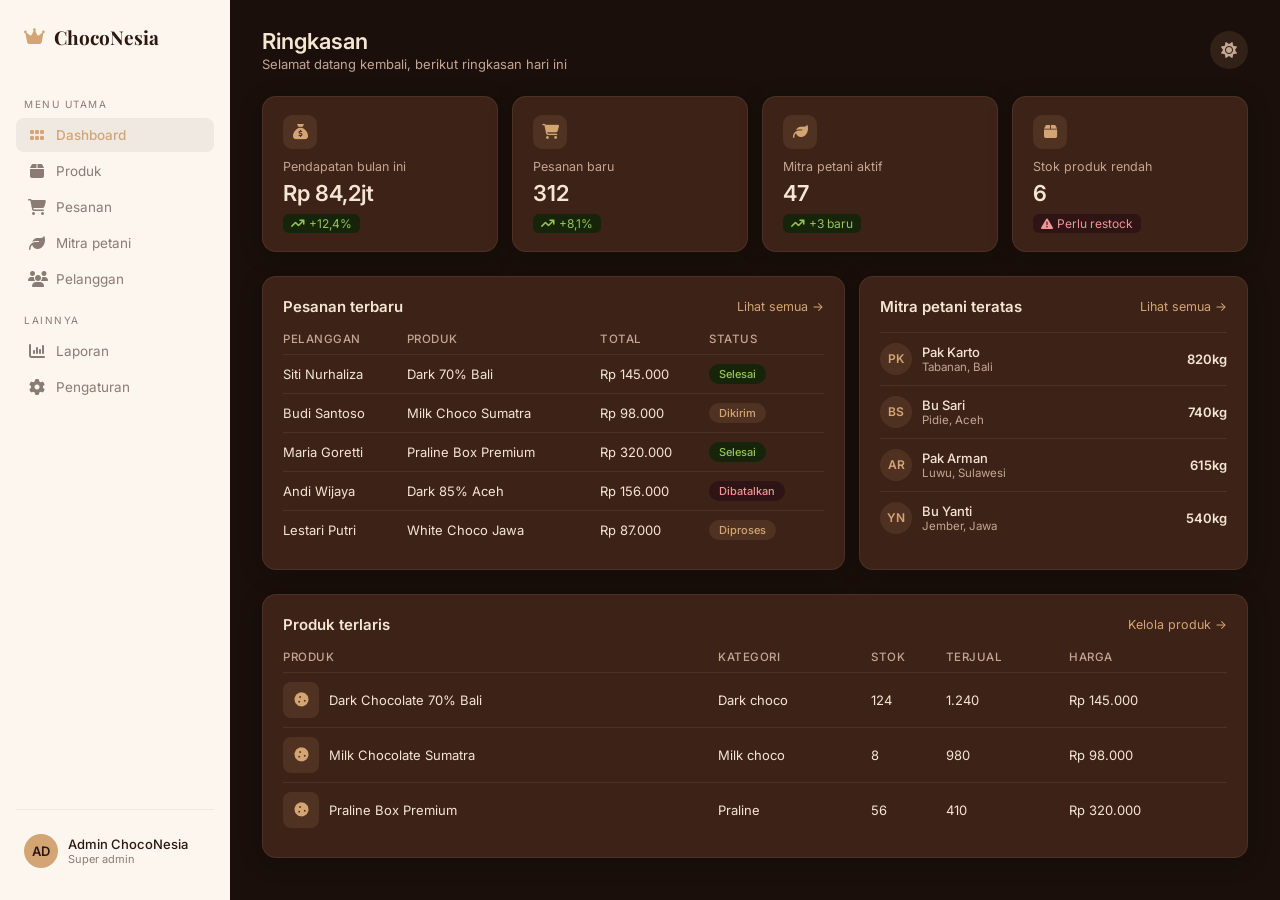
<file: admin-dashboard/admin.html>
<!DOCTYPE html>
<html lang="id" data-theme="dark">
<head>
  <meta charset="UTF-8">
  <meta name="viewport" content="width=device-width, initial-scale=1.0">
  <title>Dashboard Admin - ChocoNesia</title>
  <link rel="preconnect" href="https://fonts.googleapis.com">
  <link href="https://fonts.googleapis.com/css2?family=Playfair+Display:wght@400;600;700&family=Inter:wght@300;400;500;600;700&display=swap" rel="stylesheet">
  <link rel="stylesheet" href="https://cdnjs.cloudflare.com/ajax/libs/font-awesome/6.5.1/css/all.min.css">
  <link rel="stylesheet" href="../css/admin.css">
  <link rel="icon" href="../logo/cocoa-icon-fix-fix.png">
</head>
<body>
  <div class="layout">
    <aside class="sidebar">
      <div class="brand"><i class="fas fa-crown" aria-hidden="true"></i> ChocoNesia</div>

      <div class="nav-section-label">Menu utama</div>
      <a class="nav-item active"><i class="fas fa-grip" aria-hidden="true"></i> Dashboard</a>
      <a class="nav-item"><i class="fas fa-box" aria-hidden="true"></i> Produk</a>
      <a class="nav-item"><i class="fas fa-cart-shopping" aria-hidden="true"></i> Pesanan</a>
      <a class="nav-item"><i class="fas fa-leaf" aria-hidden="true"></i> Mitra petani</a>
      <a class="nav-item"><i class="fas fa-users" aria-hidden="true"></i> Pelanggan</a>

      <div class="nav-section-label">Lainnya</div>
      <a class="nav-item"><i class="fas fa-chart-column" aria-hidden="true"></i> Laporan</a>
      <a class="nav-item"><i class="fas fa-gear" aria-hidden="true"></i> Pengaturan</a>

      <div class="sidebar-footer">
        <div class="admin-profile">
          <div class="admin-avatar">AD</div>
          <div>
            <div class="admin-name">Admin ChocoNesia</div>
            <div class="admin-role">Super admin</div>
          </div>
        </div>
      </div>
    </aside>

    <main class="main">
      <div class="topbar">
        <div>
          <div class="page-title">Ringkasan</div>
          <div class="page-sub">Selamat datang kembali, berikut ringkasan hari ini</div>
        </div>
        <button id="theme-toggle" class="theme-btn" aria-label="Ganti tema">
          <i class="fas fa-sun" aria-hidden="true"></i>
        </button>
      </div>

      <div class="metrics">
        <div class="metric-card">
          <div class="metric-icon"><i class="fas fa-sack-dollar" aria-hidden="true"></i></div>
          <div class="metric-label">Pendapatan bulan ini</div>
          <div class="metric-value">Rp 84,2jt</div>
          <span class="metric-delta up"><i class="fas fa-arrow-trend-up" aria-hidden="true"></i> +12,4%</span>
        </div>
        <div class="metric-card">
          <div class="metric-icon"><i class="fas fa-cart-shopping" aria-hidden="true"></i></div>
          <div class="metric-label">Pesanan baru</div>
          <div class="metric-value">312</div>
          <span class="metric-delta up"><i class="fas fa-arrow-trend-up" aria-hidden="true"></i> +8,1%</span>
        </div>
        <div class="metric-card">
          <div class="metric-icon"><i class="fas fa-leaf" aria-hidden="true"></i></div>
          <div class="metric-label">Mitra petani aktif</div>
          <div class="metric-value">47</div>
          <span class="metric-delta up"><i class="fas fa-arrow-trend-up" aria-hidden="true"></i> +3 baru</span>
        </div>
        <div class="metric-card">
          <div class="metric-icon"><i class="fas fa-box" aria-hidden="true"></i></div>
          <div class="metric-label">Stok produk rendah</div>
          <div class="metric-value">6</div>
          <span class="metric-delta down"><i class="fas fa-triangle-exclamation" aria-hidden="true"></i> Perlu restock</span>
        </div>
      </div>

      <div class="panels">
        <div class="panel">
          <div class="panel-header">
            <span class="panel-title">Pesanan terbaru</span>
            <a class="panel-link">Lihat semua →</a>
          </div>
          <table class="data-table">
            <thead>
              <tr><th>Pelanggan</th><th>Produk</th><th>Total</th><th>Status</th></tr>
            </thead>
            <tbody>
              <tr><td>Siti Nurhaliza</td><td>Dark 70% Bali</td><td>Rp 145.000</td><td><span class="status-pill success">Selesai</span></td></tr>
              <tr><td>Budi Santoso</td><td>Milk Choco Sumatra</td><td>Rp 98.000</td><td><span class="status-pill pending">Dikirim</span></td></tr>
              <tr><td>Maria Goretti</td><td>Praline Box Premium</td><td>Rp 320.000</td><td><span class="status-pill success">Selesai</span></td></tr>
              <tr><td>Andi Wijaya</td><td>Dark 85% Aceh</td><td>Rp 156.000</td><td><span class="status-pill failed">Dibatalkan</span></td></tr>
              <tr><td>Lestari Putri</td><td>White Choco Jawa</td><td>Rp 87.000</td><td><span class="status-pill pending">Diproses</span></td></tr>
            </tbody>
          </table>
        </div>

        <div class="panel">
          <div class="panel-header">
            <span class="panel-title">Mitra petani teratas</span>
            <a class="panel-link">Lihat semua →</a>
          </div>
          <div class="farmer-row">
            <div class="farmer-avatar">PK</div>
            <div>
              <div class="farmer-name">Pak Karto</div>
              <div class="farmer-region">Tabanan, Bali</div>
            </div>
            <div class="farmer-amount">820kg</div>
          </div>
          <div class="farmer-row">
            <div class="farmer-avatar">BS</div>
            <div>
              <div class="farmer-name">Bu Sari</div>
              <div class="farmer-region">Pidie, Aceh</div>
            </div>
            <div class="farmer-amount">740kg</div>
          </div>
          <div class="farmer-row">
            <div class="farmer-avatar">AR</div>
            <div>
              <div class="farmer-name">Pak Arman</div>
              <div class="farmer-region">Luwu, Sulawesi</div>
            </div>
            <div class="farmer-amount">615kg</div>
          </div>
          <div class="farmer-row">
            <div class="farmer-avatar">YN</div>
            <div>
              <div class="farmer-name">Bu Yanti</div>
              <div class="farmer-region">Jember, Jawa</div>
            </div>
            <div class="farmer-amount">540kg</div>
          </div>
        </div>
      </div>

      <div class="panel-full">
        <div class="panel-header">
          <span class="panel-title">Produk terlaris</span>
          <a class="panel-link">Kelola produk →</a>
        </div>
        <table class="data-table">
          <thead>
            <tr><th>Produk</th><th>Kategori</th><th>Stok</th><th>Terjual</th><th>Harga</th></tr>
          </thead>
          <tbody>
            <tr>
              <td><div class="product-cell"><div class="product-thumb"><i class="fas fa-cookie" aria-hidden="true"></i></div> Dark Chocolate 70% Bali</div></td>
              <td>Dark choco</td><td>124</td><td>1.240</td><td>Rp 145.000</td>
            </tr>
            <tr>
              <td><div class="product-cell"><div class="product-thumb"><i class="fas fa-cookie" aria-hidden="true"></i></div> Milk Chocolate Sumatra</div></td>
              <td>Milk choco</td><td>8</td><td>980</td><td>Rp 98.000</td>
            </tr>
            <tr>
              <td><div class="product-cell"><div class="product-thumb"><i class="fas fa-cookie" aria-hidden="true"></i></div> Praline Box Premium</div></td>
              <td>Praline</td><td>56</td><td>410</td><td>Rp 320.000</td>
            </tr>
          </tbody>
        </table>
      </div>
    </main>
  </div>

  <script src="https://cdnjs.cloudflare.com/ajax/libs/gsap/3.12.5/gsap.min.js"></script>
  <script src="../js/admin.js"></script>

</body>
</html>
</file>
<file: css/admin.css>
* { margin: 0; padding: 0; box-sizing: border-box; }

:root {
  --bg-primary: #faf0e6;
  --bg-secondary: #f5e6d3;
  --bg-card: #ffffff;
  --text-primary: #2c1810;
  --text-secondary: #7a5a4a;
  --heading-color: #2c1810;
  --accent: #c9956b;
  --accent-hover: #b8855a;
  --accent-light: rgba(201, 149, 107, 0.12);
  --border-color: rgba(44, 24, 16, 0.08);
  --shadow: 0 4px 24px rgba(44, 24, 16, 0.06);
  --sidebar-bg: #2c1810;
  --sidebar-text: #f5e6d3;
  --sidebar-text-muted: rgba(245, 230, 211, 0.55);
  --sidebar-active-bg: rgba(245, 230, 211, 0.08);
  --green-bg: #eaf3de;
  --green-text: #27500a;
  --red-bg: #fcebeb;
  --red-text: #791f1f;
}

[data-theme="dark"] {
  --bg-primary: #1a0f0a;
  --bg-secondary: #2c1810;
  --bg-card: #3d2217;
  --text-primary: #f5e6d3;
  --text-secondary: #c4a692;
  --heading-color: #f5e6d3;
  --accent: #d4a574;
  --accent-hover: #c9956b;
  --accent-light: rgba(212, 165, 116, 0.12);
  --border-color: rgba(245, 230, 211, 0.08);
  --shadow: 0 4px 24px rgba(0, 0, 0, 0.2);
  --sidebar-bg: #fdf6ee;
  --sidebar-text: #2c1810;
  --sidebar-text-muted: rgba(44, 24, 16, 0.55);
  --sidebar-active-bg: rgba(44, 24, 16, 0.06);
  --green-bg: #16240a;
  --green-text: #97c459;
  --red-bg: #2e1414;
  --red-text: #f09595;
}

body {
  font-family: 'Inter', sans-serif;
  background: var(--bg-primary);
  color: var(--text-primary);
}

/* ===== LAYOUT ===== */
.layout { display: flex; min-height: 100vh; }

/* ===== SIDEBAR ===== */
.sidebar {
  width: 230px;
  background: var(--sidebar-bg);
  flex-shrink: 0;
  padding: 1.5rem 1rem;
  display: flex;
  flex-direction: column;
}
.brand {
  font-family: 'Playfair Display', serif;
  font-size: 19px;
  font-weight: 700;
  display: flex;
  align-items: center;
  gap: 10px;
  color: var(--sidebar-text);
  padding: 0 0.5rem 2rem;
}
.brand i { color: var(--accent); font-size: 18px; }

.nav-section-label {
  font-size: 10px;
  letter-spacing: 1.5px;
  text-transform: uppercase;
  color: var(--sidebar-text-muted);
  padding: 0 0.5rem;
  margin: 1rem 0 0.5rem;
}
.nav-item {
  display: flex;
  align-items: center;
  gap: 10px;
  padding: 9px 12px;
  border-radius: 8px;
  font-size: 13.5px;
  color: var(--sidebar-text-muted);
  text-decoration: none;
  margin-bottom: 2px;
  cursor: pointer;
}
.nav-item i { font-size: 16px; width: 18px; text-align: center; }
.nav-item:hover { background: var(--sidebar-active-bg); color: var(--sidebar-text); }
.nav-item.active {
  background: var(--sidebar-active-bg);
  color: var(--accent);
  font-weight: 500;
}
.sidebar-footer {
  margin-top: auto;
  padding-top: 1rem;
  border-top: 0.5px solid var(--sidebar-active-bg);
}
.admin-profile { display: flex; align-items: center; gap: 10px; padding: 8px; }
.admin-avatar {
  width: 34px; height: 34px;
  border-radius: 50%;
  background: var(--accent);
  color: #2c1810;
  font-size: 13px;
  font-weight: 600;
  display: flex; align-items: center; justify-content: center;
  flex-shrink: 0;
}
.admin-name { font-size: 13px; color: var(--sidebar-text); font-weight: 500; }
.admin-role { font-size: 11px; color: var(--sidebar-text-muted); }

/* ===== MAIN ===== */
.main { flex: 1; padding: 1.75rem 2rem; min-width: 0; }

.topbar { display: flex; justify-content: space-between; align-items: center; margin-bottom: 1.5rem; }
.page-title { font-size: 22px; font-weight: 600; margin-bottom: 2px; color: var(--heading-color); }
.page-sub { font-size: 13px; color: var(--text-secondary); }

/* ===== THEME TOGGLE BUTTON ===== */
.theme-btn {
  width: 38px;
  height: 38px;
  display: flex;
  align-items: center;
  justify-content: center;
  border-radius: 50%;
  color: var(--text-secondary);
  font-size: 16px;
  border: none;
  cursor: pointer;
  background: var(--accent-light);
  transition: color .3s;
  position: relative;
}
.theme-btn:hover { color: var(--accent); }

/* ===== METRICS ===== */
.metrics { display: grid; grid-template-columns: repeat(4, 1fr); gap: 14px; margin-bottom: 1.5rem; }
.metric-card { background: var(--bg-card); border: 1px solid var(--border-color); border-radius: 14px; padding: 1.1rem 1.25rem; box-shadow: var(--shadow); }
.metric-icon {
  width: 34px; height: 34px;
  border-radius: 9px;
  display: flex; align-items: center; justify-content: center;
  font-size: 15px;
  background: var(--accent-light);
  color: var(--accent);
  margin-bottom: 10px;
}
.metric-label { font-size: 12.5px; color: var(--text-secondary); margin-bottom: 6px; }
.metric-value { font-size: 22px; font-weight: 600; margin-bottom: 6px; color: var(--heading-color); }
.metric-delta { font-size: 12px; display: inline-flex; align-items: center; gap: 4px; padding: 2px 8px; border-radius: 6px; }
.metric-delta.up { background: var(--green-bg); color: var(--green-text); }
.metric-delta.down { background: var(--red-bg); color: var(--red-text); }

/* ===== PANELS ===== */
.panels { display: grid; grid-template-columns: 1.5fr 1fr; gap: 14px; margin-bottom: 1.5rem; }
.panel, .panel-full { background: var(--bg-card); border: 1px solid var(--border-color); border-radius: 14px; padding: 1.25rem; box-shadow: var(--shadow); }
.panel-header { display: flex; justify-content: space-between; align-items: center; margin-bottom: 1rem; }
.panel-title { font-size: 15px; font-weight: 600; color: var(--heading-color); }
.panel-link { font-size: 12.5px; color: var(--accent); text-decoration: none; cursor: pointer; }

table.data-table { width: 100%; font-size: 13px; border-collapse: collapse; }
table.data-table th {
  text-align: left; font-size: 11.5px; text-transform: uppercase; letter-spacing: .5px;
  color: var(--text-secondary); padding: 0 0 8px; font-weight: 500;
}
table.data-table td { padding: 9px 0; border-top: 0.5px solid var(--border-color); }
.status-pill { font-size: 11px; padding: 3px 10px; border-radius: 20px; font-weight: 500; display: inline-block; }
.status-pill.success { background: var(--green-bg); color: var(--green-text); }
.status-pill.pending { background: var(--accent-light); color: var(--accent); }
.status-pill.failed { background: var(--red-bg); color: var(--red-text); }

.farmer-row { display: flex; align-items: center; gap: 10px; padding: 10px 0; border-top: 0.5px solid var(--border-color); }
.farmer-row:first-child { border-top: none; padding-top: 0; }
.farmer-avatar {
  width: 32px; height: 32px; border-radius: 50%;
  background: var(--accent-light); color: var(--accent);
  font-size: 12px; font-weight: 600;
  display: flex; align-items: center; justify-content: center; flex-shrink: 0;
}
.farmer-name { font-size: 13px; font-weight: 500; }
.farmer-region { font-size: 11.5px; color: var(--text-secondary); }
.farmer-amount { margin-left: auto; font-size: 13px; font-weight: 600; }

.product-cell { display: flex; align-items: center; gap: 10px; }
.product-thumb {
  width: 36px; height: 36px; border-radius: 8px;
  background: var(--accent-light); color: var(--accent);
  display: flex; align-items: center; justify-content: center;
  font-size: 15px; flex-shrink: 0;
}
</file>
<file: css/dashboard.css>
* { margin: 0; padding: 0; box-sizing: border-box; }

:root {
  --bg-primary: #faf0e6;
  --bg-secondary: #f5e6d3;
  --bg-card: #ffffff;
  --text-primary: #2c1810;
  --text-secondary: #7a5a4a;
  --heading-color: #2c1810;
  --accent: #c9956b;
  --accent-hover: #b8855a;
  --accent-light: rgba(201, 149, 107, 0.12);
  --border-color: rgba(44, 24, 16, 0.08);
  --shadow: 0 4px 24px rgba(44, 24, 16, 0.06);
  --sidebar-bg: #2c1810;
  --sidebar-text: #f5e6d3;
  --sidebar-text-muted: rgba(245, 230, 211, 0.55);
  --sidebar-active-bg: rgba(245, 230, 211, 0.08);
  --green-bg: #eaf3de;
  --green-text: #27500a;
  --red-bg: #fcebeb;
  --red-text: #791f1f;
}

[data-theme="dark"] {
  --bg-primary: #1a0f0a;
  --bg-secondary: #2c1810;
  --bg-card: #3d2217;
  --text-primary: #f5e6d3;
  --text-secondary: #c4a692;
  --heading-color: #f5e6d3;
  --accent: #d4a574;
  --accent-hover: #c9956b;
  --accent-light: rgba(212, 165, 116, 0.12);
  --border-color: rgba(245, 230, 211, 0.08);
  --shadow: 0 4px 24px rgba(0, 0, 0, 0.2);
  --sidebar-bg: #fdf6ee;
  --sidebar-text: #2c1810;
  --sidebar-text-muted: rgba(44, 24, 16, 0.55);
  --sidebar-active-bg: rgba(44, 24, 16, 0.06);
  --green-bg: #16240a;
  --green-text: #97c459;
  --red-bg: #2e1414;
  --red-text: #f09595;
}

body {
  font-family: 'Inter', sans-serif;
  background: var(--bg-primary);
  color: var(--text-primary);
}

/* ===== LAYOUT ===== */
.layout { display: flex; min-height: 100vh; }

/* ===== SIDEBAR ===== */
.sidebar {
  width: 230px;
  background: var(--sidebar-bg);
  flex-shrink: 0;
  padding: 1.5rem 1rem;
  display: flex;
  flex-direction: column;
}
.brand {
  font-family: 'Playfair Display', serif;
  font-size: 19px;
  font-weight: 700;
  display: flex;
  align-items: center;
  gap: 10px;
  color: var(--sidebar-text);
  padding: 0 0.5rem 2rem;
}
.brand i { color: var(--accent); font-size: 18px; }

.nav-section-label {
  font-size: 10px;
  letter-spacing: 1.5px;
  text-transform: uppercase;
  color: var(--sidebar-text-muted);
  padding: 0 0.5rem;
  margin: 1rem 0 0.5rem;
}
.nav-item {
  display: flex;
  align-items: center;
  gap: 10px;
  padding: 9px 12px;
  border-radius: 8px;
  font-size: 13.5px;
  color: var(--sidebar-text-muted);
  text-decoration: none;
  margin-bottom: 2px;
  cursor: pointer;
}
.nav-item i { font-size: 16px; width: 18px; text-align: center; }
.nav-item:hover { background: var(--sidebar-active-bg); color: var(--sidebar-text); }
.nav-item.active {
  background: var(--sidebar-active-bg);
  color: var(--accent);
  font-weight: 500;
}
.sidebar-footer {
  margin-top: auto;
  padding-top: 1rem;
  border-top: 0.5px solid var(--sidebar-active-bg);
}
.admin-profile { display: flex; align-items: center; gap: 10px; padding: 8px; }
.admin-avatar {
  width: 34px; height: 34px;
  border-radius: 50%;
  background: var(--accent);
  color: #2c1810;
  font-size: 13px;
  font-weight: 600;
  display: flex; align-items: center; justify-content: center;
  flex-shrink: 0;
}
.admin-name { font-size: 13px; color: var(--sidebar-text); font-weight: 500; }
.admin-role { font-size: 11px; color: var(--sidebar-text-muted); }

/* ===== MAIN ===== */
.main { flex: 1; padding: 1.75rem 2rem; min-width: 0; }

.topbar { display: flex; justify-content: space-between; align-items: center; margin-bottom: 1.5rem; }
.page-title { font-size: 22px; font-weight: 600; margin-bottom: 2px; color: var(--heading-color); }
.page-sub { font-size: 13px; color: var(--text-secondary); }

/* ===== THEME TOGGLE BUTTON ===== */
.theme-btn {
  width: 38px;
  height: 38px;
  display: flex;
  align-items: center;
  justify-content: center;
  border-radius: 50%;
  color: var(--text-secondary);
  font-size: 16px;
  border: none;
  cursor: pointer;
  background: var(--accent-light);
  transition: color .3s;
  position: relative;
}
.theme-btn:hover { color: var(--accent); }

/* ===== METRICS ===== */
.metrics { display: grid; grid-template-columns: repeat(4, 1fr); gap: 14px; margin-bottom: 1.5rem; }
.metric-card { background: var(--bg-card); border: 1px solid var(--border-color); border-radius: 14px; padding: 1.1rem 1.25rem; box-shadow: var(--shadow); }
.metric-icon {
  width: 34px; height: 34px;
  border-radius: 9px;
  display: flex; align-items: center; justify-content: center;
  font-size: 15px;
  background: var(--accent-light);
  color: var(--accent);
  margin-bottom: 10px;
}
.metric-label { font-size: 12.5px; color: var(--text-secondary); margin-bottom: 6px; }
.metric-value { font-size: 22px; font-weight: 600; margin-bottom: 6px; color: var(--heading-color); }
.metric-delta { font-size: 12px; display: inline-flex; align-items: center; gap: 4px; padding: 2px 8px; border-radius: 6px; }
.metric-delta.up { background: var(--green-bg); color: var(--green-text); }
.metric-delta.down { background: var(--red-bg); color: var(--red-text); }

/* ===== PANELS ===== */
.panels { display: grid; grid-template-columns: 1.5fr 1fr; gap: 14px; margin-bottom: 1.5rem; }
.panel, .panel-full { background: var(--bg-card); border: 1px solid var(--border-color); border-radius: 14px; padding: 1.25rem; box-shadow: var(--shadow); }
.panel-header { display: flex; justify-content: space-between; align-items: center; margin-bottom: 1rem; }
.panel-title { font-size: 15px; font-weight: 600; color: var(--heading-color); }
.panel-link { font-size: 12.5px; color: var(--accent); text-decoration: none; cursor: pointer; }

table.data-table { width: 100%; font-size: 13px; border-collapse: collapse; }
table.data-table th {
  text-align: left; font-size: 11.5px; text-transform: uppercase; letter-spacing: .5px;
  color: var(--text-secondary); padding: 0 0 8px; font-weight: 500;
}
table.data-table td { padding: 9px 0; border-top: 0.5px solid var(--border-color); }
.status-pill { font-size: 11px; padding: 3px 10px; border-radius: 20px; font-weight: 500; display: inline-block; }
.status-pill.success { background: var(--green-bg); color: var(--green-text); }
.status-pill.pending { background: var(--accent-light); color: var(--accent); }
.status-pill.failed { background: var(--red-bg); color: var(--red-text); }

.farmer-row { display: flex; align-items: center; gap: 10px; padding: 10px 0; border-top: 0.5px solid var(--border-color); }
.farmer-row:first-child { border-top: none; padding-top: 0; }
.farmer-avatar {
  width: 32px; height: 32px; border-radius: 50%;
  background: var(--accent-light); color: var(--accent);
  font-size: 12px; font-weight: 600;
  display: flex; align-items: center; justify-content: center; flex-shrink: 0;
}
.farmer-name { font-size: 13px; font-weight: 500; }
.farmer-region { font-size: 11.5px; color: var(--text-secondary); }
.farmer-amount { margin-left: auto; font-size: 13px; font-weight: 600; }

.product-cell { display: flex; align-items: center; gap: 10px; }
.product-thumb {
  width: 36px; height: 36px; border-radius: 8px;
  background: var(--accent-light); color: var(--accent);
  display: flex; align-items: center; justify-content: center;
  font-size: 15px; flex-shrink: 0;
}
</file>
